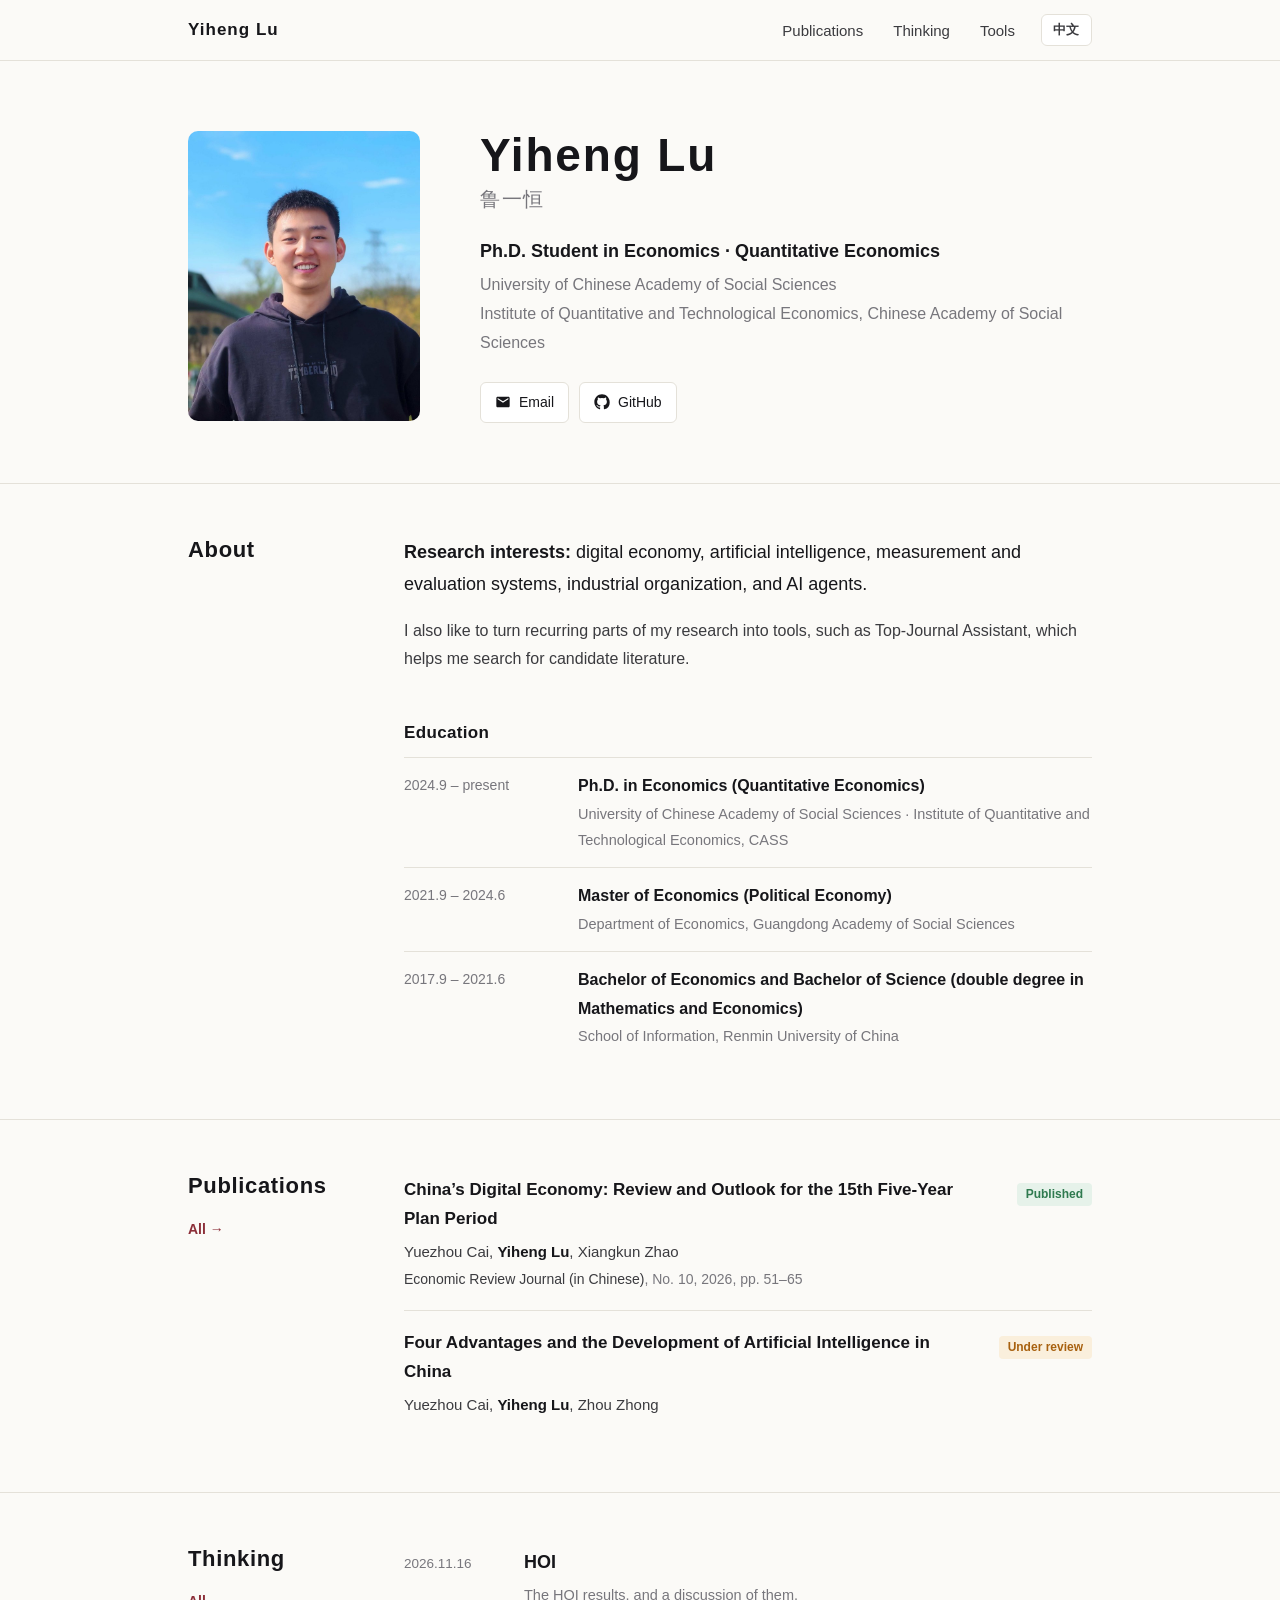
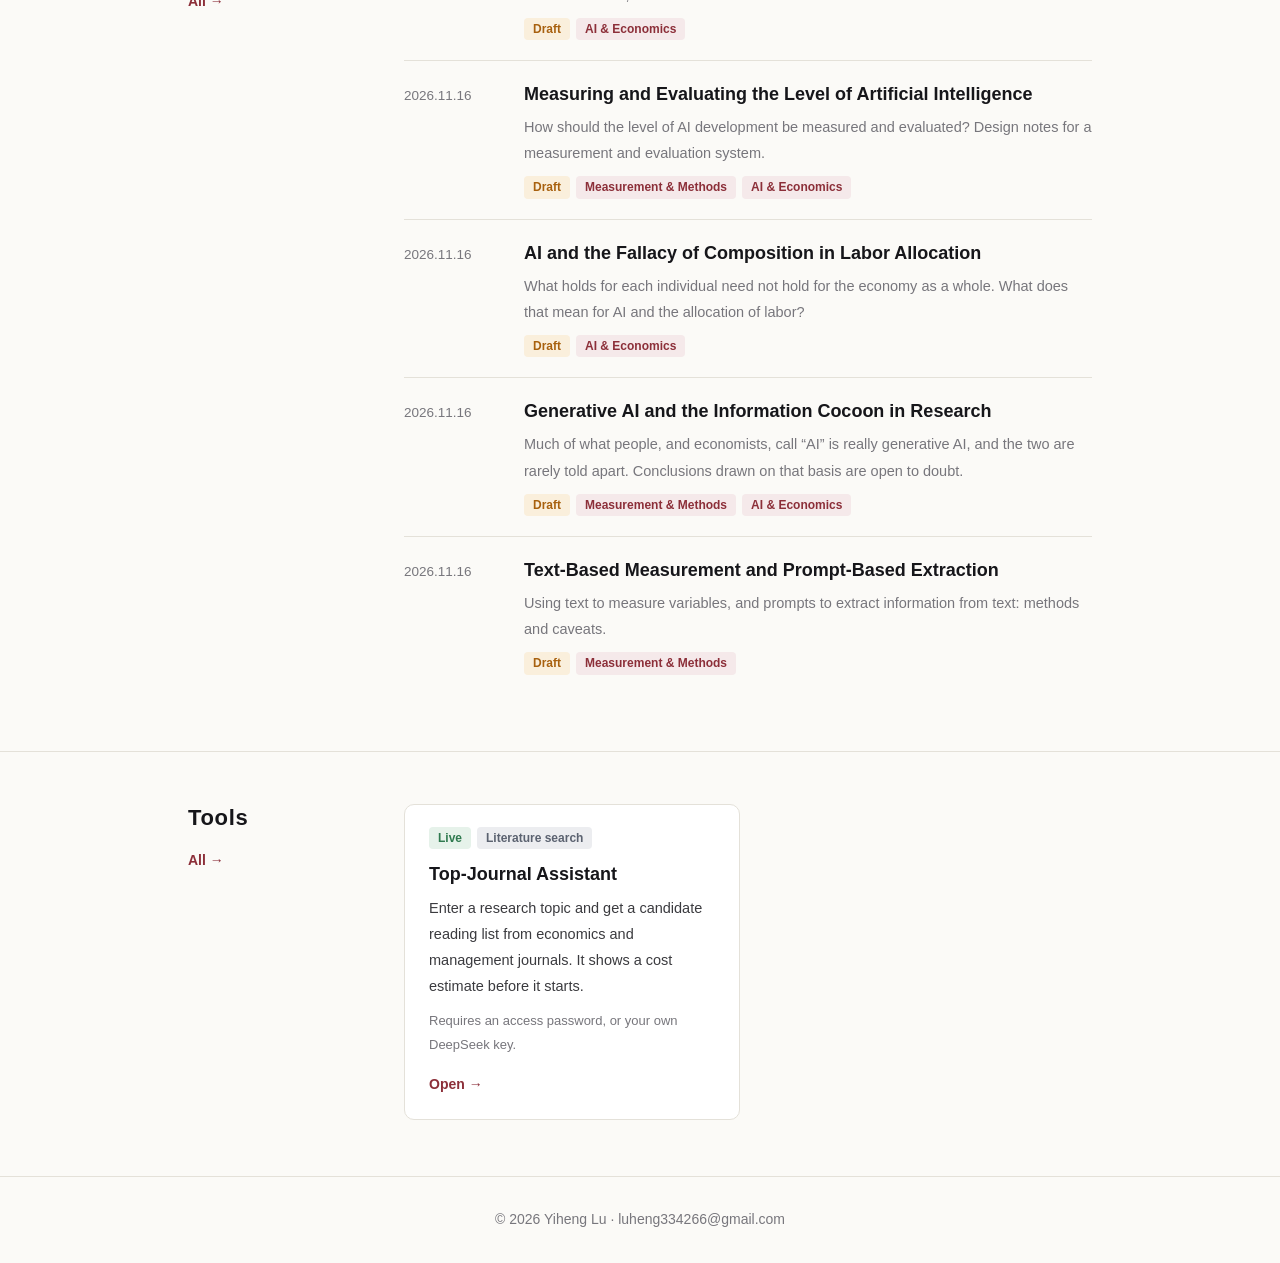
<file: index.html>
<!DOCTYPE html>
<html lang="zh-CN">
<head>
  <meta charset="UTF-8">
  <meta name="viewport" content="width=device-width, initial-scale=1.0">
  <meta name="description" content="鲁一恒（Yiheng Lu）的个人主页：经济学博士研究生，研究数字经济、人工智能与产业组织。">
  <meta name="author" content="鲁一恒">
  <!-- 草稿期间不让搜索引擎收录。定稿、想被搜到时，删掉下面这一行 -->
  <meta name="robots" content="noindex">
  <title>鲁一恒 | 经济学博士研究生</title>
  <link rel="icon" href="data:image/svg+xml,%3Csvg xmlns='http://www.w3.org/2000/svg' viewBox='0 0 32 32'%3E%3Ccircle cx='16' cy='16' r='14' fill='%238c2f39'/%3E%3Ccircle cx='16' cy='16' r='5' fill='%23ffffff'/%3E%3C/svg%3E">
  <link rel="stylesheet" href="assets/css/style.css">
</head>

<!-- ============================================================
     首页：只是一个"壳"，没有内容文字。要改内容请编辑：
       content/profile.js   姓名 / 简介 / 教育 / 链接
       content/publications.js  论文
       content/thinking.js  思考
       content/products.js  产品
     data-page="home"：告诉 pages.js 按首页渲染；data-root=""：本文件在仓库根目录
     ============================================================ -->
<body data-page="home" data-root="">

  <div id="site-header"></div>

  <section class="hero" id="top">
    <div class="container hero-inner" id="hero"></div>
  </section>

  <!-- 每个区块：左边小标题 + 右边内容（手机上叠成一栏）。调整区块顺序 = 调整下面 section 的先后 -->
  <section class="block">
    <div class="container block-grid">
      <div class="block-head">
        <h2 class="section-title" data-i18n="about">关于</h2>
        <p class="section-sub" data-i18n="subAbout">About</p>
      </div>
      <div class="block-body">
        <div id="bio"></div>
        <h3 class="sub-title" data-i18n="education">教育经历</h3>
        <div class="edu-list" id="education"></div>
      </div>
    </div>
  </section>

  <section class="block">
    <div class="container block-grid">
      <div class="block-head">
        <h2 class="section-title" data-i18n="publications">论文</h2>
        <p class="section-sub" data-i18n="subPublications">Publications</p>
        <a class="view-all" href="pages/publications.html" data-i18n="viewAll">全部 →</a>
      </div>
      <ol class="block-body pub-list" id="pub-preview"></ol>
    </div>
  </section>

  <section class="block">
    <div class="container block-grid">
      <div class="block-head">
        <h2 class="section-title" data-i18n="thinking">思考</h2>
        <p class="section-sub" data-i18n="subThinking">Thinking</p>
        <a class="view-all" href="pages/thinking.html" data-i18n="viewAll">全部 →</a>
      </div>
      <div class="block-body thread-list" id="thinking-list"></div>
    </div>
  </section>

  <section class="block">
    <div class="container block-grid">
      <div class="block-head">
        <h2 class="section-title" data-i18n="products">产品</h2>
        <p class="section-sub" data-i18n="subProducts">Tools</p>
        <a class="view-all" href="pages/products.html" data-i18n="viewAll">全部 →</a>
      </div>
      <div class="block-body cards" id="product-cards"></div>
    </div>
  </section>

  <div id="site-footer"></div>

  <!-- 顺序不能变：数据 → 公共逻辑 → 页面渲染 -->
  <script src="content/site.js"></script>
  <script src="content/profile.js"></script>
  <script src="content/products.js"></script>
  <script src="content/publications.js"></script>
  <script src="content/thinking.js"></script>
  <script src="assets/js/core.js"></script>
  <script src="assets/js/pages.js"></script>
</body>
</html>
</file>
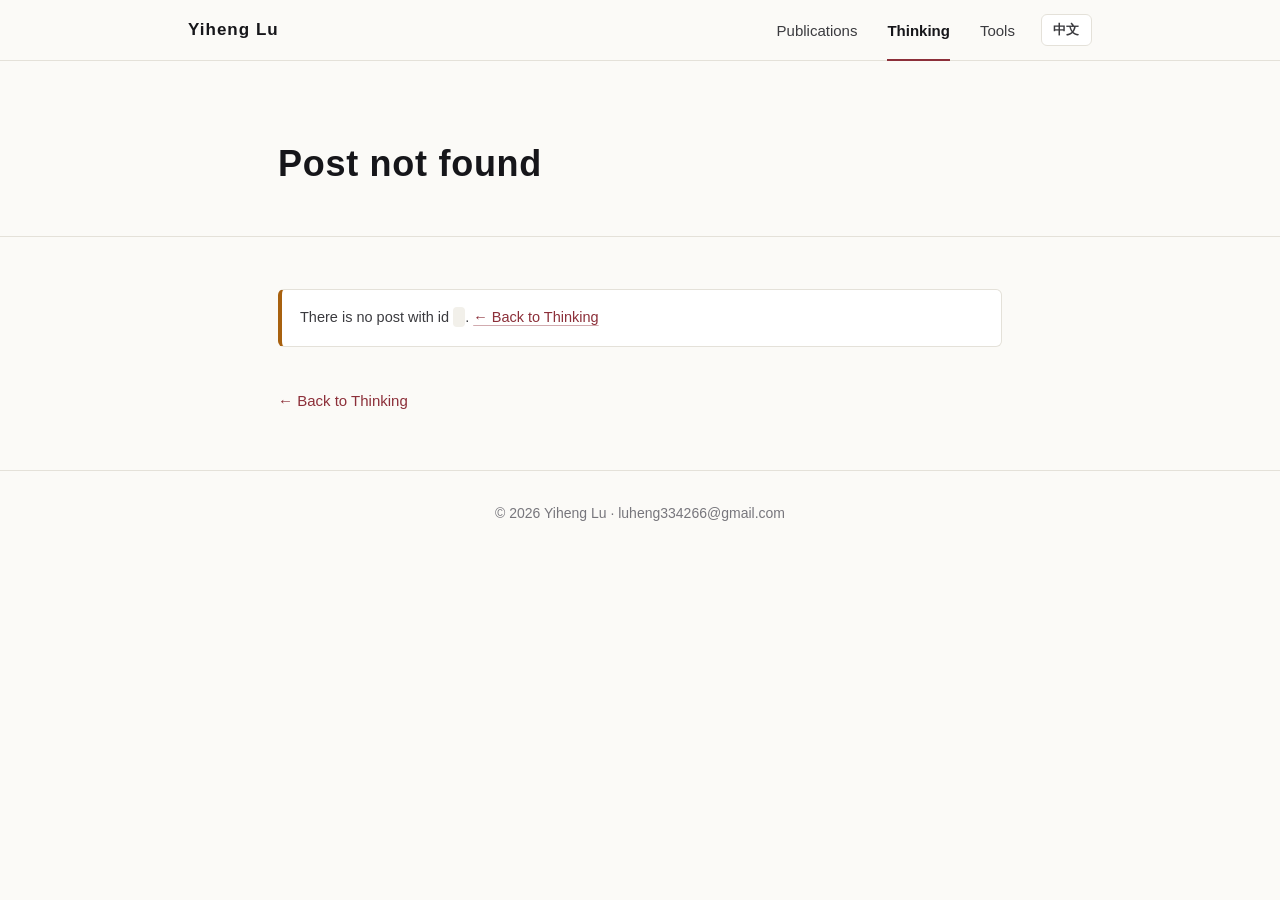
<file: pages/post.html>
<!DOCTYPE html>
<html lang="zh-CN">
<head>
  <meta charset="UTF-8">
  <meta name="viewport" content="width=device-width, initial-scale=1.0">
  <meta name="robots" content="noindex">
  <title>文章 · 鲁一恒</title>
  <link rel="stylesheet" href="../assets/css/style.css">
</head>
<!-- 文章页（壳）。网址 post.html?id=<slug>，标题/摘要来自 content/thinking.js，正文来自 content/posts/<slug>.md -->
<body data-page="post" data-root="../">
  <div id="site-header"></div>
  <section class="page-header"><div class="container container-narrow">
    <div class="page-tags" id="page-tags"></div>
    <h1 id="page-title"></h1>
    <p class="page-desc" id="page-desc"></p>
    <div class="post-meta" id="post-meta"></div>
  </div></section>
  <section class="block"><div class="container container-narrow">
    <article class="prose" id="prose"><p class="muted" data-i18n="loading">加载中…</p></article>
    <div id="feedback"></div>
    <p class="back-link"><a href="thinking.html" data-i18n="backLink">← 回到思考列表</a></p>
  </div></section>
  <div id="site-footer"></div>
  <script src="../content/site.js"></script>
  <script src="../content/profile.js"></script>
  <script src="../content/thinking.js"></script>
  <script src="../assets/js/core.js"></script>
  <script src="../assets/js/pages.js"></script>
</body>
</html>
</file>
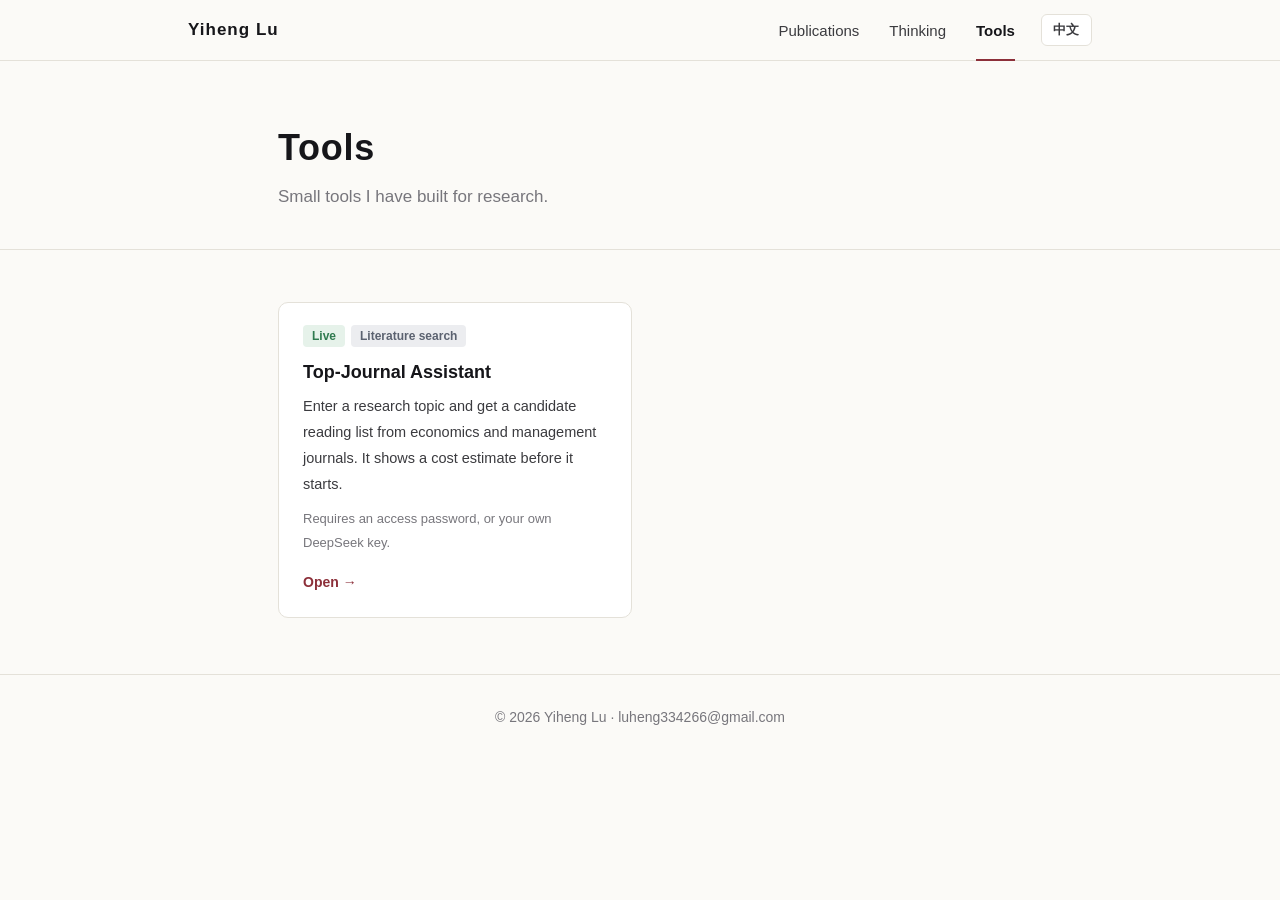
<file: pages/products.html>
<!DOCTYPE html>
<html lang="zh-CN">
<head>
  <meta charset="UTF-8">
  <meta name="viewport" content="width=device-width, initial-scale=1.0">
  <meta name="robots" content="noindex">
  <title>产品 · 鲁一恒</title>
  <link rel="stylesheet" href="../assets/css/style.css">
</head>
<!-- 产品列表页（壳）。内容来自 content/products.js -->
<body data-page="products" data-root="../">
  <div id="site-header"></div>
  <section class="page-header"><div class="container container-narrow">
    <h1 data-i18n="products">产品</h1><p class="page-desc" id="page-desc"></p>
  </div></section>
  <section class="block"><div class="container container-narrow">
    <div class="cards" id="product-cards"></div>
  </div></section>
  <div id="site-footer"></div>
  <script src="../content/site.js"></script>
  <script src="../content/profile.js"></script>
  <script src="../content/products.js"></script>
  <script src="../assets/js/core.js"></script>
  <script src="../assets/js/pages.js"></script>
</body>
</html>
</file>
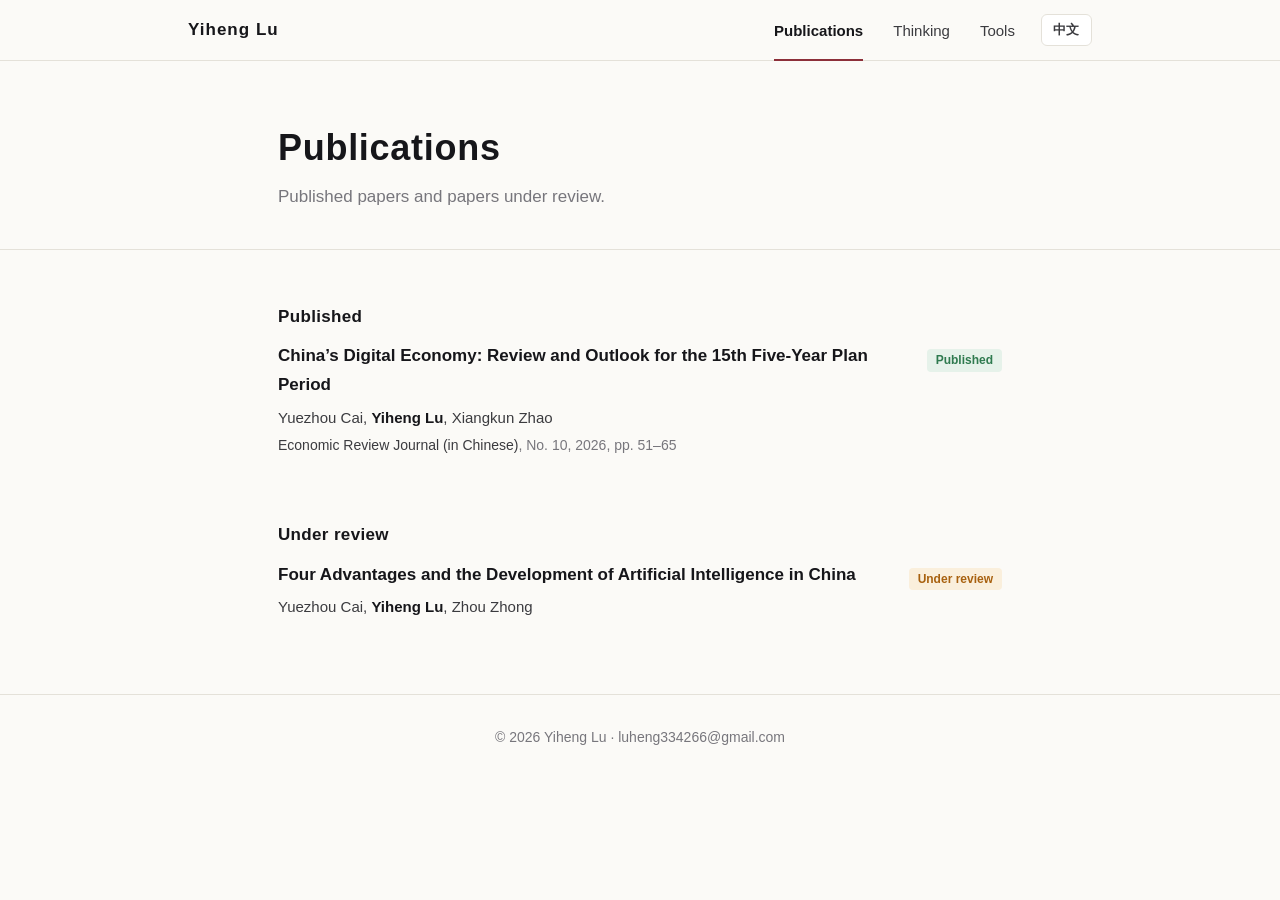
<file: pages/publications.html>
<!DOCTYPE html>
<html lang="zh-CN">
<head>
  <meta charset="UTF-8">
  <meta name="viewport" content="width=device-width, initial-scale=1.0">
  <meta name="robots" content="noindex">
  <title>论文 · 鲁一恒</title>
  <link rel="stylesheet" href="../assets/css/style.css">
</head>
<!-- 论文列表页（壳）。内容来自 content/publications.js -->
<body data-page="publications" data-root="../">
  <div id="site-header"></div>
  <section class="page-header"><div class="container container-narrow">
    <h1 data-i18n="publications">论文</h1><p class="page-desc" id="page-desc"></p>
  </div></section>
  <section class="block"><div class="container container-narrow" id="pub-sections"></div></section>
  <div id="site-footer"></div>
  <script src="../content/site.js"></script>
  <script src="../content/profile.js"></script>
  <script src="../content/publications.js"></script>
  <script src="../assets/js/core.js"></script>
  <script src="../assets/js/pages.js"></script>
</body>
</html>
</file>
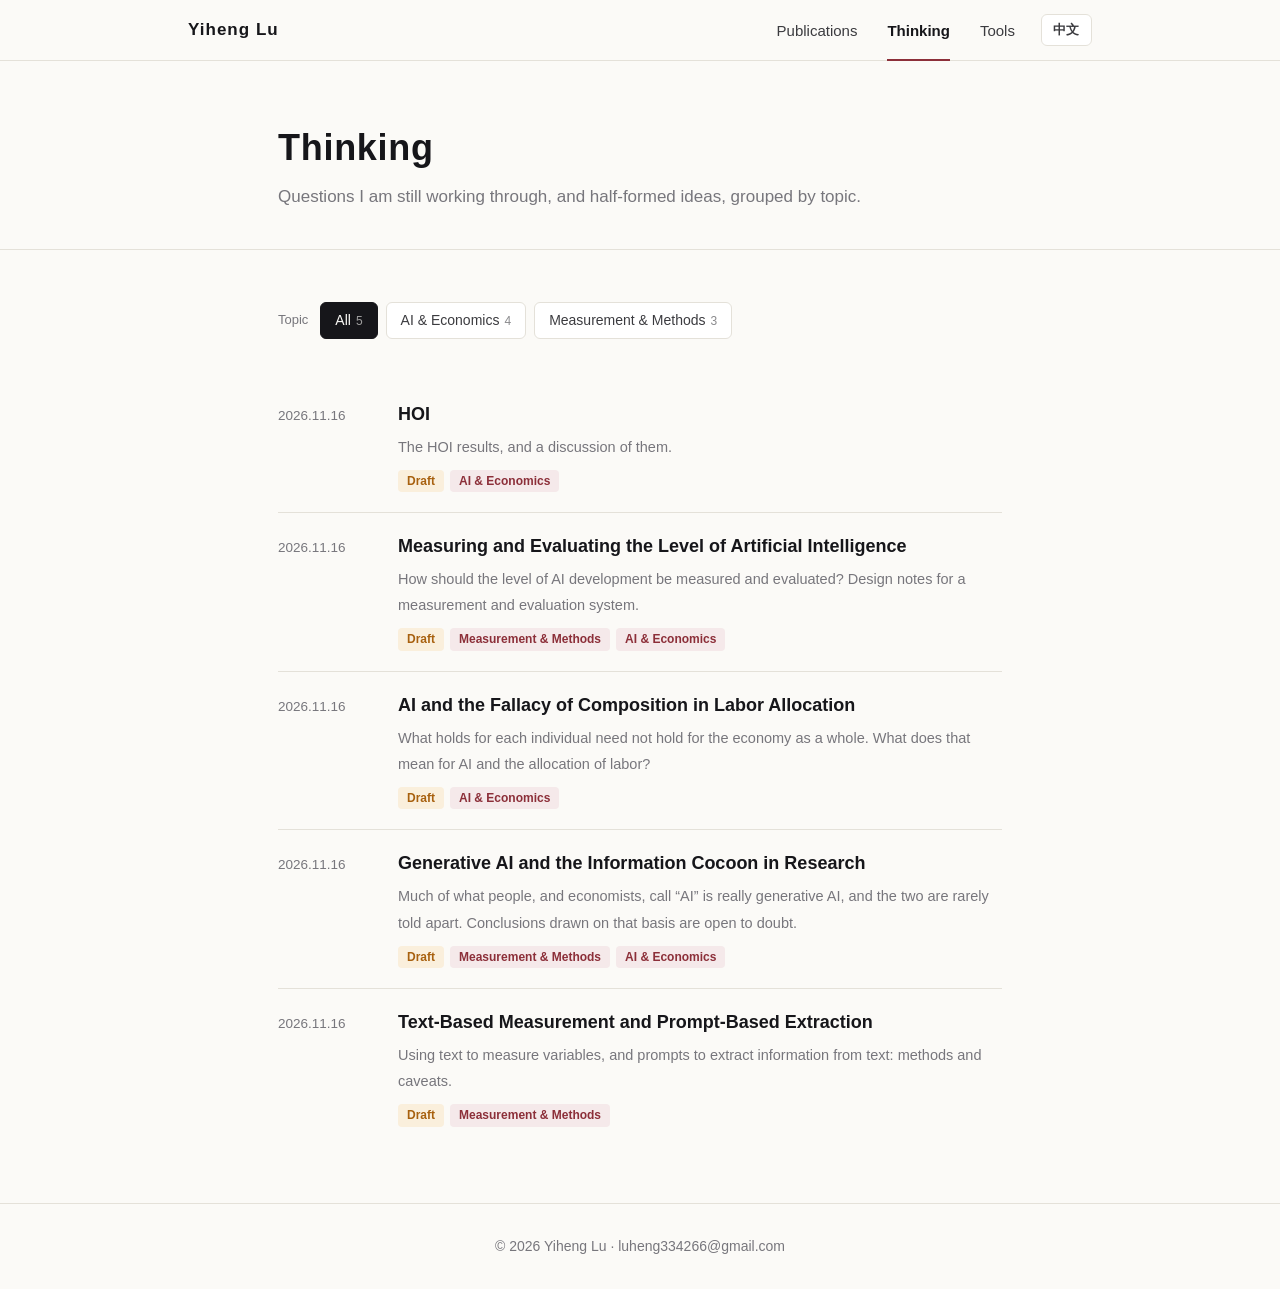
<file: pages/thinking.html>
<!DOCTYPE html>
<html lang="zh-CN">
<head>
  <meta charset="UTF-8">
  <meta name="viewport" content="width=device-width, initial-scale=1.0">
  <meta name="robots" content="noindex">
  <title>思考 · 鲁一恒</title>
  <link rel="stylesheet" href="../assets/css/style.css">
</head>
<!-- 思考列表页（壳）。标签筛选和文章列表来自 content/thinking.js；thinking.html#tag=<id> 直接打开某个主题 -->
<body data-page="thinking" data-root="../">
  <div id="site-header"></div>
  <section class="page-header"><div class="container container-narrow">
    <h1 data-i18n="thinking">思考</h1><p class="page-desc" id="page-desc"></p>
  </div></section>
  <section class="block"><div class="container container-narrow">
    <div class="filter-bar" id="filter-bar"></div>
    <p class="filter-desc" id="filter-desc"></p>
    <div class="thread-list" id="thread-list"></div>
  </div></section>
  <div id="site-footer"></div>
  <script src="../content/site.js"></script>
  <script src="../content/profile.js"></script>
  <script src="../content/thinking.js"></script>
  <script src="../assets/js/core.js"></script>
  <script src="../assets/js/pages.js"></script>
</body>
</html>
</file>
<file: assets/css/style.css>
/* ==========================================================================
   assets/css/style.css —— 全站样式
   --------------------------------------------------------------------------
   日常补内容不用改这个文件。想整体换肤，只改第 1 节 :root 里的变量。
   风格：学术期刊式排版——暖白纸色、墨色正文、一个酒红强调色，用细线分隔而不是阴影和卡片。
   左侧小标题 + 右侧内容的两栏版式；手机上自动叠成一栏。本文件为本站自行编写。

   目录
     1. 变量与基础    2. 导航栏      3. 首页顶部    4. 区块与子页页头
     5. 教育经历      6. 标签与提示  7. 论文列表    8. 思考列表
     9. 产品卡片      10. 文章正文   11. 页脚       12. 响应式
   ========================================================================== */

/* 1. 变量与基础 ------------------------------------------------------------ */
:root {
  --bg: #fbfaf7;
  --bg-alt: #f2f0ea;
  --text: #3b3b3f;
  --heading: #16161a;
  --muted: #77767c;
  --accent: #8c2f39;
  --accent-soft: #f5e9ea;
  --border: #e4e1d9;
  --card: #ffffff;
  --green: #2f7a4f;  --green-soft: #e6f2ea;
  --amber: #a8610f;  --amber-soft: #faefdc;
  --slate: #5b6270;  --slate-soft: #ecedf0;

  --radius: 10px;
  --font-sans: -apple-system, BlinkMacSystemFont, "Segoe UI", "PingFang SC", "Hiragino Sans GB",
               "Microsoft YaHei", Roboto, Helvetica, Arial, sans-serif;
  /* 只用于英文名和小标题里的拉丁字母；中文仍走无衬线（Windows 上没有好看的免费宋体，不引外部字体） */
  --font-latin: Georgia, "Times New Roman", serif;
  --font-mono: ui-monospace, SFMono-Regular, Menlo, Consolas, monospace;
  color-scheme: light;
}

@media (prefers-color-scheme: dark) {
  :root {
    --bg: #141311;
    --bg-alt: #1b1a17;
    --text: #c4c1ba;
    --heading: #f1eee8;
    --muted: #8d8a83;
    --accent: #e5909a;
    --accent-soft: #2c1c1f;
    --border: #2d2b27;
    --card: #1a1917;
    --green: #6fcf97;  --green-soft: #162a1e;
    --amber: #f0b45c;  --amber-soft: #2e2412;
    --slate: #aab0bc;  --slate-soft: #22242a;
    color-scheme: dark;
  }
}

* { box-sizing: border-box; }
html { scroll-behavior: smooth; }
body {
  margin: 0;
  font-family: var(--font-sans);
  font-size: 16px;
  line-height: 1.8;
  color: var(--text);
  background: var(--bg);
  -webkit-font-smoothing: antialiased;
}
::selection { background: var(--accent-soft); color: var(--heading); }
:focus-visible { outline: 2px solid var(--accent); outline-offset: 2px; border-radius: 3px; }
.container { max-width: 960px; margin: 0 auto; padding: 0 28px; }
.container-narrow { max-width: 780px; }

.sub-title { font-size: 17px; font-weight: 700; color: var(--heading); margin: 44px 0 6px; letter-spacing: .02em; }
.sub-title:first-child { margin-top: 0; }
.lead { font-size: 18px; color: var(--heading); margin: 0 0 16px; }
.muted { color: var(--muted); }
a { color: var(--accent); text-decoration: none; }
a:hover { text-decoration: underline; text-underline-offset: 3px; }
img { max-width: 100%; }
.back-link { margin: 40px 0 0; font-size: 15px; }

/* 2. 导航栏 ---------------------------------------------------------------- */
.nav {
  position: sticky; top: 0; z-index: 100;
  background: color-mix(in srgb, var(--bg) 92%, transparent);
  backdrop-filter: blur(8px); -webkit-backdrop-filter: blur(8px);
  border-bottom: 1px solid var(--border);
}
.nav-inner { display: flex; align-items: center; justify-content: space-between; height: 60px; }
.nav-brand { font-size: 17px; font-weight: 700; color: var(--heading); letter-spacing: .06em; }
.nav-brand:hover { color: var(--accent); text-decoration: none; }
.nav-right { display: flex; align-items: center; gap: 6px; }
.nav-menu { display: flex; gap: 6px; }
.lang-switch {
  margin-left: 8px; padding: 3px 11px; border: 1px solid var(--border); border-radius: 6px;
  font-size: 13px; font-weight: 600; letter-spacing: .04em; color: var(--text); background: var(--card);
  transition: border-color .15s ease, color .15s ease;
}
.lang-switch:hover { border-color: var(--accent); color: var(--accent); text-decoration: none; }
.nav-link {
  position: relative; display: flex; align-items: center; height: 60px; padding: 0 12px;
  color: var(--text); font-size: 15px;
}
.nav-link:hover { color: var(--accent); text-decoration: none; }
.nav-link.active { color: var(--heading); font-weight: 600; }
.nav-link.active::after { content: ""; position: absolute; left: 12px; right: 12px; bottom: -1px; height: 2px; background: var(--accent); }
.nav-toggle { display: none; margin-left: 4px; flex-direction: column; gap: 5px; background: none; border: none; cursor: pointer; padding: 6px; }
.nav-toggle span { width: 22px; height: 2px; background: var(--heading); border-radius: 2px; }

/* 3. 首页顶部 -------------------------------------------------------------- */
.hero { padding: 68px 0 60px; }
.hero-inner { display: grid; grid-template-columns: 232px minmax(0, 1fr); gap: 60px; align-items: center; }
.hero-photo img, .hero-photo .avatar {
  display: block; width: 232px; aspect-ratio: 4 / 5; border-radius: var(--radius);
  object-fit: cover; object-position: center 25%;
}
/* 没有照片时的占位：显示姓名首字 */
.hero-photo .avatar {
  display: grid; place-items: center;
  font-size: 92px; font-weight: 700; color: var(--accent);
  background: var(--bg-alt); border: 1px solid var(--border);
}
.hero-text h1 { margin: 0; font-size: 46px; font-weight: 800; line-height: 1.15; letter-spacing: .04em; color: var(--heading); }
.hero-en { display: block; margin-top: 6px; font-family: var(--font-latin); font-style: italic; font-size: 22px; font-weight: 400; letter-spacing: 0; color: var(--muted); }
.hero-en[lang="zh-CN"] { font-style: normal; font-family: var(--font-sans); letter-spacing: .08em; font-size: 20px; }
.hero-role { margin: 24px 0 0; font-size: 18px; font-weight: 600; color: var(--heading); }
.hero-affils { margin: 4px 0 24px; }
.hero-affil { margin: 0; color: var(--muted); }
.hero-links { display: flex; flex-wrap: wrap; gap: 10px; }
.hero-link {
  display: inline-flex; align-items: center; gap: 8px; padding: 7px 14px;
  border: 1px solid var(--border); border-radius: 6px;
  color: var(--heading); background: var(--card); font-size: 14px; font-weight: 500;
  transition: border-color .15s ease, color .15s ease;
}
.hero-link svg { width: 16px; height: 16px; fill: currentColor; }
.hero-link:hover { border-color: var(--accent); color: var(--accent); text-decoration: none; }

/* 4. 区块与子页页头 -------------------------------------------------------- */
/* 区块 = 左边小标题 + 右边内容，细线分隔 */
.block { padding: 52px 0 56px; border-top: 1px solid var(--border); }
.block-grid { display: grid; grid-template-columns: 168px minmax(0, 1fr); column-gap: 48px; }
.section-title { margin: 0; font-size: 22px; font-weight: 700; line-height: 1.3; letter-spacing: .03em; color: var(--heading); }
.section-sub:empty { display: none; }
.section-sub { margin: 4px 0 0; font-family: var(--font-latin); font-size: 12px; letter-spacing: .16em; text-transform: uppercase; color: var(--muted); }
.view-all { display: inline-block; margin-top: 16px; font-size: 14px; font-weight: 600; }

.page-header { padding: 64px 0 36px; }
.page-header h1 { margin: 0; font-size: 36px; font-weight: 800; line-height: 1.25; letter-spacing: .02em; color: var(--heading); }
.page-desc { margin: 12px 0 0; font-size: 17px; color: var(--muted); max-width: 640px; }
.page-tags { display: flex; flex-wrap: wrap; gap: 8px; margin: 0 0 16px; }

/* 5. 教育经历 -------------------------------------------------------------- */
.edu-list { margin-top: 8px; }
.edu-item { display: grid; grid-template-columns: 150px minmax(0, 1fr); gap: 24px; padding: 14px 0; border-top: 1px solid var(--border); }
.edu-date { padding-top: 1px; font-size: 14px; color: var(--muted); font-variant-numeric: tabular-nums; }
.edu-body strong { font-size: 16px; color: var(--heading); }
.edu-body p { margin: 0; font-size: 14.5px; color: var(--muted); }

/* 6. 标签与提示 ------------------------------------------------------------ */
.tag {
  display: inline-block; padding: 1px 9px;
  font-size: 12px; font-weight: 600; line-height: 1.7; white-space: nowrap;
  color: var(--accent); background: var(--accent-soft); border-radius: 4px;
}
.tag-amber { color: var(--amber); background: var(--amber-soft); }
.tag-green { color: var(--green); background: var(--green-soft); }
.tag-slate { color: var(--slate); background: var(--slate-soft); }
a.tag:hover { text-decoration: none; filter: brightness(.95); }
.notice {
  margin: 20px 0; padding: 14px 18px;
  border: 1px solid var(--border); border-left: 4px solid var(--amber); border-radius: 6px;
  background: var(--card); font-size: 14.5px;
}
.notice code { font-family: var(--font-mono); font-size: 13px; background: var(--bg-alt); padding: 1px 5px; border-radius: 4px; }
.placeholder { margin: 8px 0; padding: 28px; border: 1px dashed var(--border); border-radius: var(--radius); color: var(--muted); text-align: center; font-size: 15px; }

/* 7. 论文列表 -------------------------------------------------------------- */
.pub-list { list-style: none; margin: 0; padding: 0; }
.pub { display: grid; grid-template-columns: minmax(0, 1fr) auto; gap: 6px 28px; padding: 18px 0; border-top: 1px solid var(--border); }
.pub:first-child { border-top: none; padding-top: 4px; }
.pub-title { font-size: 17px; font-weight: 600; color: var(--heading); line-height: 1.5; }
a.pub-title:hover { color: var(--accent); text-decoration: none; }
.pub-authors { margin: 4px 0 0; font-size: 15px; }
.pub-authors strong { color: var(--heading); }
.pub-venue { margin: 2px 0 0; font-size: 14px; color: var(--muted); }
.pub-venue em { font-style: normal; color: var(--text); }
.pub-summary { margin: 8px 0 0; font-size: 14.5px; }
.pub-status { margin-top: 3px; }

/* 8. 思考：标签筛选 + 文章行 ----------------------------------------------- */
.filter-bar { display: flex; flex-wrap: wrap; align-items: center; gap: 8px; margin-bottom: 14px; }
.filter-label { font-size: 13px; color: var(--muted); margin-right: 4px; }
.chip {
  padding: 5px 14px; border: 1px solid var(--border); border-radius: 6px;
  background: var(--card); color: var(--text); font: inherit; font-size: 14px;
  cursor: pointer; transition: border-color .15s ease, color .15s ease;
}
.chip:hover { border-color: var(--accent); color: var(--accent); }
.chip.active { background: var(--heading); border-color: var(--heading); color: var(--bg); }
.chip .count { font-size: 12px; opacity: .6; margin-left: 5px; }
.filter-desc { margin: 0 0 20px; font-size: 15px; color: var(--muted); min-height: 1.6em; }

.thread-list { display: flex; flex-direction: column; }
.thread { display: grid; grid-template-columns: 96px minmax(0, 1fr); gap: 24px; padding: 20px 0; border-top: 1px solid var(--border); color: var(--text); }
.thread:first-child { border-top: none; padding-top: 4px; }
.thread:hover { text-decoration: none; }
.thread:hover .thread-title { color: var(--accent); }
.thread-date { padding-top: 3px; font-size: 13.5px; color: var(--muted); font-variant-numeric: tabular-nums; }
.thread-title { margin: 0; font-size: 18px; font-weight: 600; line-height: 1.5; color: var(--heading); transition: color .15s ease; }
.thread-desc { margin: 6px 0 0; font-size: 14.5px; color: var(--muted); }
.thread-tags { display: flex; flex-wrap: wrap; gap: 6px; margin-top: 10px; }

/* 9. 产品卡片 -------------------------------------------------------------- */
.cards { display: grid; grid-template-columns: repeat(auto-fill, minmax(280px, 1fr)); gap: 16px; }
.card {
  display: flex; flex-direction: column; padding: 22px 24px;
  background: var(--card); color: var(--text);
  border: 1px solid var(--border); border-radius: var(--radius);
  transition: border-color .15s ease;
}
a.card:hover { border-color: var(--accent); text-decoration: none; }
.card-top { display: flex; flex-wrap: wrap; gap: 6px; margin-bottom: 12px; }
.card h3 { margin: 0 0 8px; font-size: 18px; line-height: 1.45; color: var(--heading); }
.card-desc { margin: 0; font-size: 14.5px; flex: 1; }
.card-note { margin: 10px 0 0; font-size: 13px; color: var(--muted); }
.card-foot { margin-top: 16px; font-size: 14px; font-weight: 600; color: var(--accent); }

/* 10. 文章正文（Markdown 渲染结果） ---------------------------------------- */
.post-meta { margin: 14px 0 0; font-size: 14px; color: var(--muted); }
.prose { font-size: 16.5px; line-height: 1.9; }
.prose > :first-child { margin-top: 0; }
.prose h2 { font-size: 24px; font-weight: 700; color: var(--heading); margin: 48px 0 14px; line-height: 1.35; }
.prose h3 { font-size: 19px; font-weight: 700; color: var(--heading); margin: 34px 0 10px; }
.prose p { margin: 0 0 18px; }
.prose ul, .prose ol { margin: 0 0 18px; padding-left: 26px; }
.prose li { margin-bottom: 6px; }
.prose blockquote {
  margin: 22px 0; padding: 8px 20px; border-left: 3px solid var(--accent);
  background: var(--bg-alt); color: var(--heading); border-radius: 0 6px 6px 0;
}
.prose blockquote p:last-child { margin-bottom: 0; }
.prose code { font-family: var(--font-mono); font-size: 14px; background: var(--bg-alt); padding: 2px 6px; border-radius: 4px; }
.prose pre { background: #17161a; color: #e6e3dc; padding: 16px 20px; border-radius: 8px; overflow-x: auto; font-size: 14px; line-height: 1.6; }
.prose pre code { background: none; color: inherit; padding: 0; }
.prose img { display: block; max-width: 100%; height: auto; margin: 24px auto; border-radius: 8px; }
.prose table { border-collapse: collapse; width: 100%; margin: 20px 0; font-size: 15px; display: block; overflow-x: auto; }
.prose th, .prose td { border: 1px solid var(--border); padding: 8px 12px; text-align: left; }
.prose th { background: var(--bg-alt); color: var(--heading); }
.prose hr { border: none; border-top: 1px solid var(--border); margin: 36px 0; }
.prose a { text-decoration: underline; text-underline-offset: 3px; text-decoration-color: color-mix(in srgb, var(--accent) 40%, transparent); }

.feedback { margin: 48px 0 0; padding: 18px 22px; border: 1px solid var(--border); border-left: 3px solid var(--accent); border-radius: 6px; background: var(--card); font-size: 15px; }
.feedback p { margin: 0; }
.feedback p + p { margin-top: 2px; font-weight: 600; }

/* 11. 页脚 ----------------------------------------------------------------- */
.footer { border-top: 1px solid var(--border); padding: 30px 0; text-align: center; color: var(--muted); font-size: 14px; }
.footer p { margin: 0; }
.footer a { color: var(--muted); }
.footer a:hover { color: var(--accent); }

/* 12. 响应式 --------------------------------------------------------------- */
@media (max-width: 860px) {
  .hero { padding: 48px 0 44px; }
  .hero-inner { grid-template-columns: 1fr; gap: 28px; }
  .hero-photo img, .hero-photo .avatar { width: 176px; }
  .hero-photo .avatar { font-size: 70px; }
  .hero-text h1 { font-size: 38px; }
  .block { padding: 40px 0 44px; }
  .block-grid { grid-template-columns: 1fr; row-gap: 22px; }
  .view-all { margin-top: 8px; }
}
@media (max-width: 640px) {
  .container { padding: 0 20px; }
  .page-header { padding: 44px 0 28px; }
  .page-header h1 { font-size: 30px; }
  .nav-toggle { display: flex; }
  .nav-menu {
    position: absolute; top: 60px; left: 0; right: 0;
    flex-direction: column; gap: 0; background: var(--bg);
    border-bottom: 1px solid var(--border);
    padding: 6px 20px 12px; display: none;
  }
  .nav-menu.open { display: flex; }
  .nav-link { height: auto; padding: 12px 0; }
  .nav-link.active::after { display: none; }
  .nav-link.active { color: var(--accent); }
  .edu-item { grid-template-columns: 1fr; gap: 0; }
  .pub { grid-template-columns: 1fr; }
  .pub-status { order: -1; margin: 0 0 4px; }
  .thread { grid-template-columns: 1fr; gap: 4px; }
  .thread-date { order: -1; padding: 0; }
  .prose { font-size: 16px; }
}
</file>
